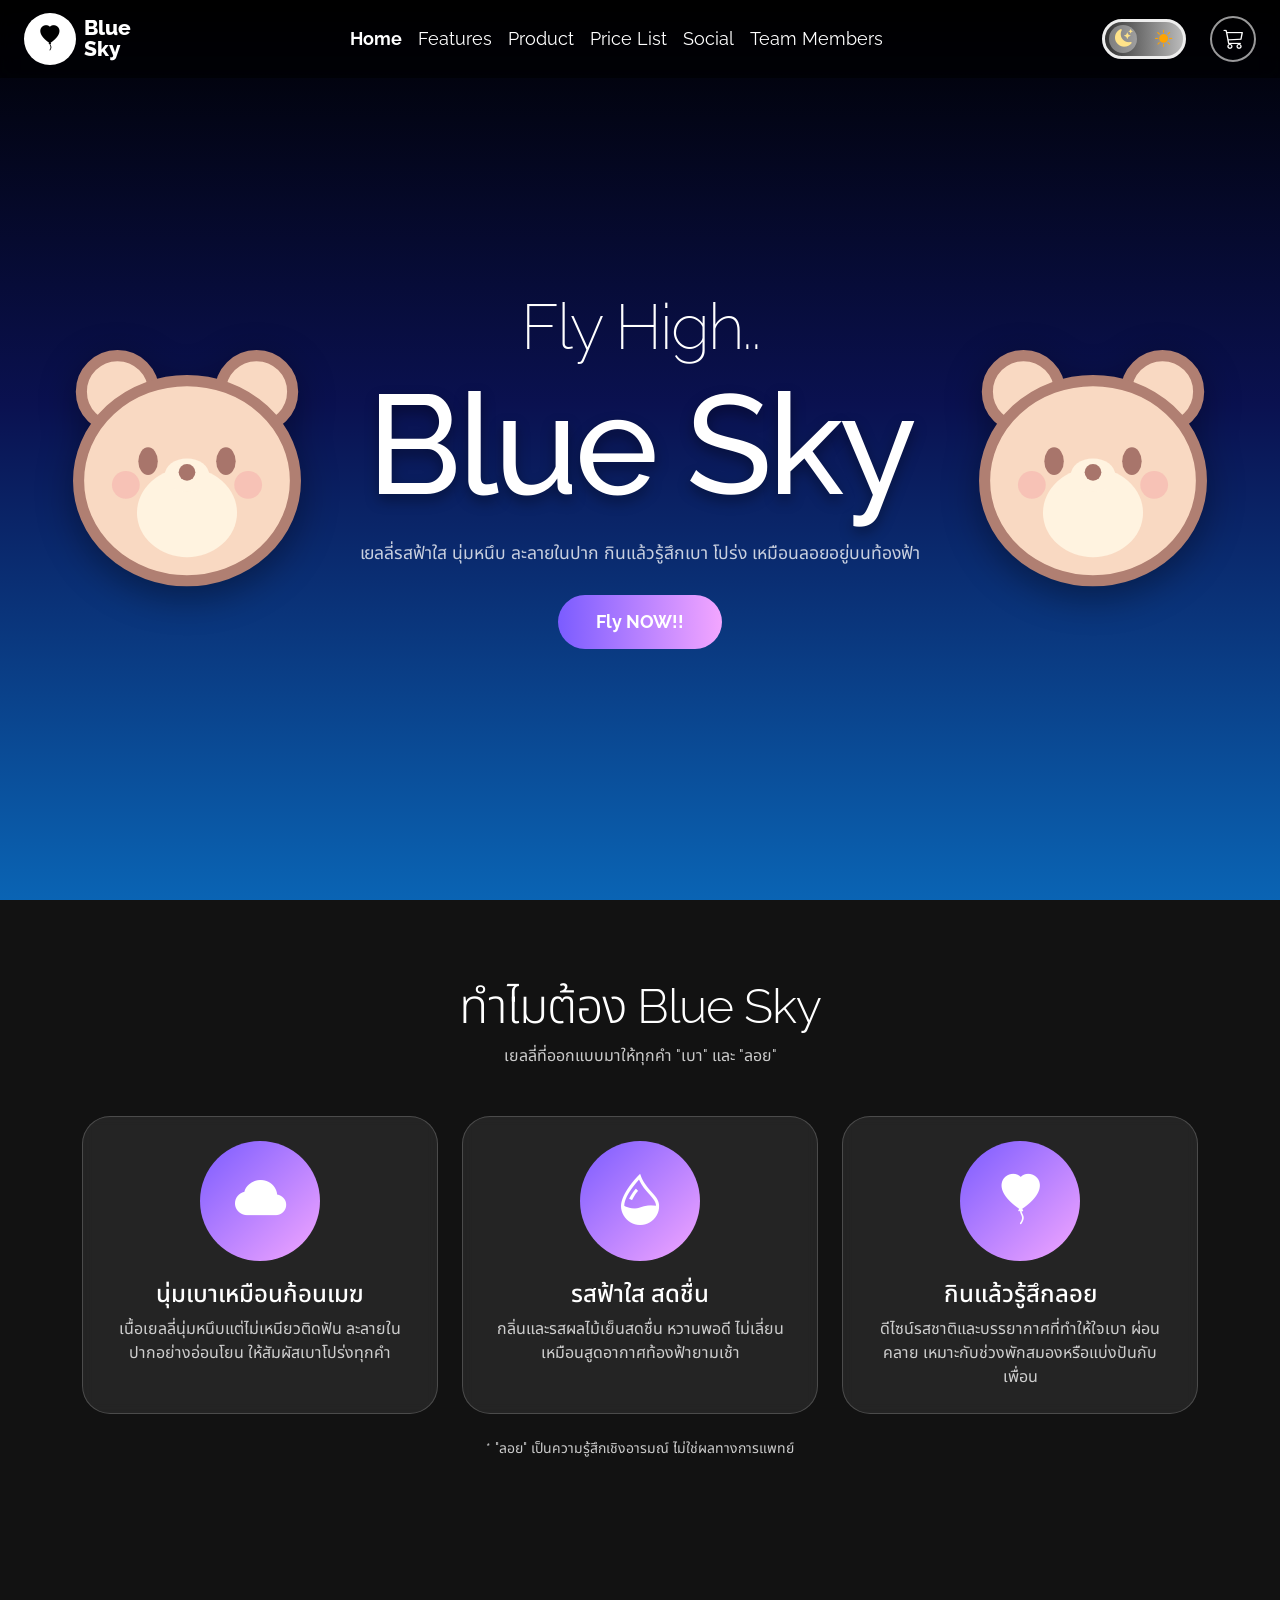
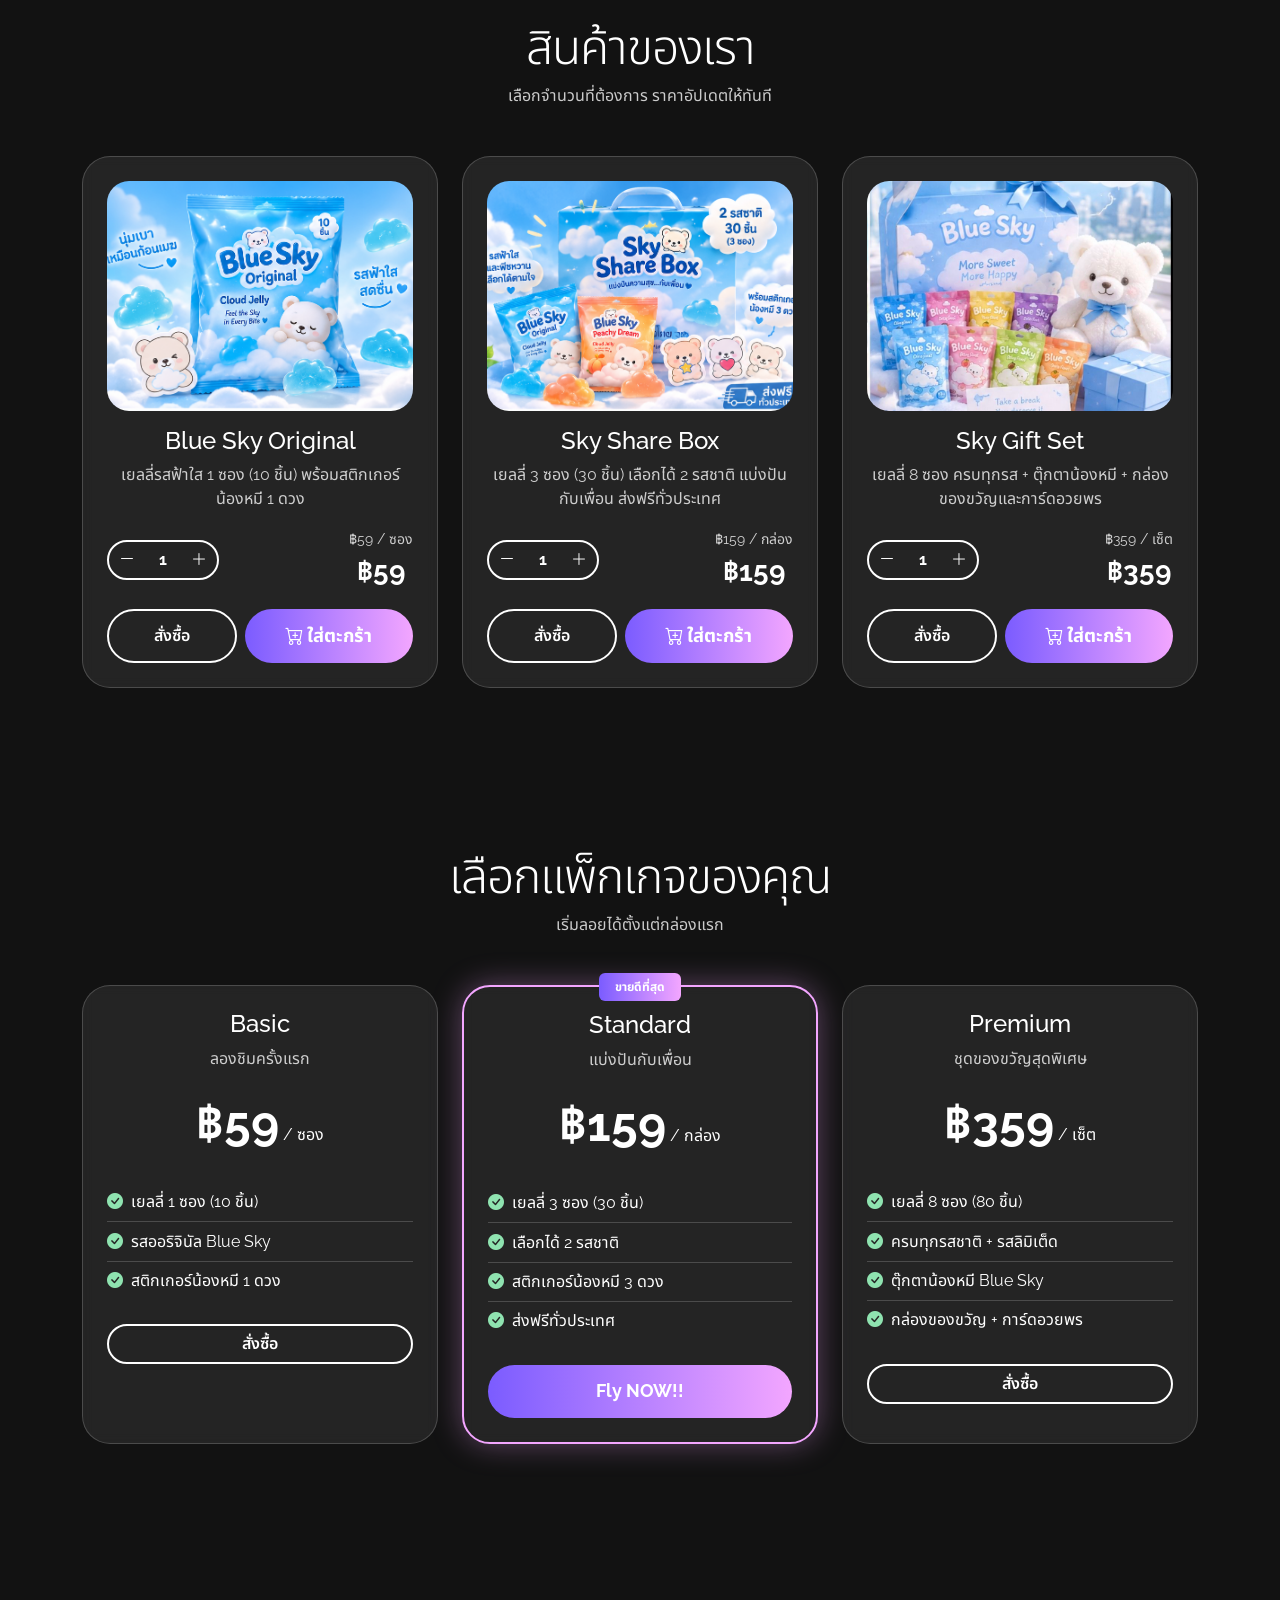
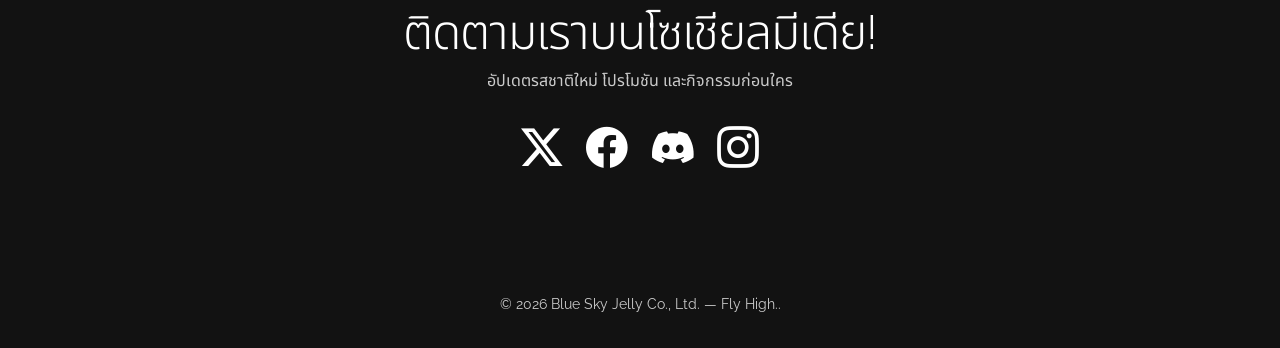
<file: index.html>
<!DOCTYPE html>
<html lang="th" data-theme="dark">

<head>
  <meta charset="UTF-8">
  <meta name="viewport" content="width=device-width, initial-scale=1">
  <title>Blue Sky — เยลลี่ที่กินแล้วลอย</title>
  <link href="https://cdn.jsdelivr.net/npm/bootstrap@5.3.3/dist/css/bootstrap.min.css" rel="stylesheet">
  <link href="https://cdn.jsdelivr.net/npm/bootstrap-icons@1.11.3/font/bootstrap-icons.min.css" rel="stylesheet">
  <link
    href="https://fonts.googleapis.com/css2?family=Raleway:wght@200;400;500;700;800&family=Noto+Sans+Thai:wght@300;400;600;700&display=swap"
    rel="stylesheet">
  <link href="style.css" rel="stylesheet">
</head>

<body data-page="home">
  <div id="site-nav"></div>

  <!-- ================= HEADER / HERO ================= -->
  <header id="home" class="hero">
    <div class="container-fluid px-lg-5">
      <div class="row align-items-center text-center g-4">
        <div class="col-lg-3 d-none d-lg-block"><svg class="mascot float-anim" viewBox="0 0 200 200" role="img"
            aria-label="mascot placeholder (เปลี่ยนเป็นรูปจริงได้)">
            <g stroke="#b07f72" stroke-width="8" stroke-linejoin="round">
              <circle cx="50" cy="48" r="26" fill="#f9d9c2" />
              <circle cx="150" cy="48" r="26" fill="#f9d9c2" />
              <ellipse cx="100" cy="112" rx="78" ry="72" fill="#f9d9c2" />
            </g>
            <ellipse cx="100" cy="135" rx="36" ry="32" fill="#fff3e0" />
            <ellipse cx="72" cy="98" rx="7" ry="10" fill="#a8756b" />
            <ellipse cx="128" cy="98" rx="7" ry="10" fill="#a8756b" />
            <ellipse cx="100" cy="108" rx="16" ry="12" fill="#fff3e0" />
            <circle cx="100" cy="106" r="6" fill="#a8756b" />
            <circle cx="56" cy="115" r="10" fill="#f6b8b0" opacity=".7" />
            <circle cx="144" cy="115" r="10" fill="#f6b8b0" opacity=".7" />
          </svg></div>
        <div class="col-lg-6">
          <p class="hero-sub">Fly High..</p>
          <h1 class="hero-title">Blue Sky</h1>
          <p class="hero-desc text-soft">เยลลี่รสฟ้าใส นุ่มหนึบ ละลายในปาก กินแล้วรู้สึกเบา โปร่ง เหมือนลอยอยู่บนท้องฟ้า
          </p>
          <a href="#pricing" class="btn btn-fly">Fly NOW!!</a>
        </div>
        <div class="col-lg-3 d-none d-lg-block"><svg class="mascot float-anim flip" viewBox="0 0 200 200" role="img"
            aria-label="mascot placeholder (เปลี่ยนเป็นรูปจริงได้)">
            <g stroke="#b07f72" stroke-width="8" stroke-linejoin="round">
              <circle cx="50" cy="48" r="26" fill="#f9d9c2" />
              <circle cx="150" cy="48" r="26" fill="#f9d9c2" />
              <ellipse cx="100" cy="112" rx="78" ry="72" fill="#f9d9c2" />
            </g>
            <ellipse cx="100" cy="135" rx="36" ry="32" fill="#fff3e0" />
            <ellipse cx="72" cy="98" rx="7" ry="10" fill="#a8756b" />
            <ellipse cx="128" cy="98" rx="7" ry="10" fill="#a8756b" />
            <ellipse cx="100" cy="108" rx="16" ry="12" fill="#fff3e0" />
            <circle cx="100" cy="106" r="6" fill="#a8756b" />
            <circle cx="56" cy="115" r="10" fill="#f6b8b0" opacity=".7" />
            <circle cx="144" cy="115" r="10" fill="#f6b8b0" opacity=".7" />
          </svg></div>
        <!-- มือถือ/แท็บเล็ต: แสดงน้องหมีด้านล่างแทน -->
        <div class="col-12 d-lg-none">
          <div class="row justify-content-center g-3">
            <div class="col-5 col-md-3"><svg class="mascot float-anim" viewBox="0 0 200 200" role="img"
                aria-label="mascot placeholder (เปลี่ยนเป็นรูปจริงได้)">
                <g stroke="#b07f72" stroke-width="8" stroke-linejoin="round">
                  <circle cx="50" cy="48" r="26" fill="#f9d9c2" />
                  <circle cx="150" cy="48" r="26" fill="#f9d9c2" />
                  <ellipse cx="100" cy="112" rx="78" ry="72" fill="#f9d9c2" />
                </g>
                <ellipse cx="100" cy="135" rx="36" ry="32" fill="#fff3e0" />
                <ellipse cx="72" cy="98" rx="7" ry="10" fill="#a8756b" />
                <ellipse cx="128" cy="98" rx="7" ry="10" fill="#a8756b" />
                <ellipse cx="100" cy="108" rx="16" ry="12" fill="#fff3e0" />
                <circle cx="100" cy="106" r="6" fill="#a8756b" />
                <circle cx="56" cy="115" r="10" fill="#f6b8b0" opacity=".7" />
                <circle cx="144" cy="115" r="10" fill="#f6b8b0" opacity=".7" />
              </svg></div>
            <div class="col-5 col-md-3"><svg class="mascot float-anim flip" viewBox="0 0 200 200" role="img"
                aria-label="mascot placeholder (เปลี่ยนเป็นรูปจริงได้)">
                <g stroke="#b07f72" stroke-width="8" stroke-linejoin="round">
                  <circle cx="50" cy="48" r="26" fill="#f9d9c2" />
                  <circle cx="150" cy="48" r="26" fill="#f9d9c2" />
                  <ellipse cx="100" cy="112" rx="78" ry="72" fill="#f9d9c2" />
                </g>
                <ellipse cx="100" cy="135" rx="36" ry="32" fill="#fff3e0" />
                <ellipse cx="72" cy="98" rx="7" ry="10" fill="#a8756b" />
                <ellipse cx="128" cy="98" rx="7" ry="10" fill="#a8756b" />
                <ellipse cx="100" cy="108" rx="16" ry="12" fill="#fff3e0" />
                <circle cx="100" cy="106" r="6" fill="#a8756b" />
                <circle cx="56" cy="115" r="10" fill="#f6b8b0" opacity=".7" />
                <circle cx="144" cy="115" r="10" fill="#f6b8b0" opacity=".7" />
              </svg></div>
          </div>
        </div>
      </div>
    </div>
  </header>

  <!-- ================= FEATURES ================= -->
  <section id="features" class="section-pad">
    <div class="container">
      <div class="text-center mb-5">
        <h2 class="section-title">ทำไมต้อง Blue Sky</h2>
        <p class="text-soft">เยลลี่ที่ออกแบบมาให้ทุกคำ "เบา" และ "ลอย"</p>
      </div>
      <div class="row g-4">
        <div class="col-12 col-lg-4">
          <div class="glass-card p-4 text-center">
            <div class="feature-icon"><i class="bi bi-cloud-fill"></i></div>
            <h3 class="h4">นุ่มเบาเหมือนก้อนเมฆ</h3>
            <p class="text-soft mb-0">เนื้อเยลลี่นุ่มหนึบแต่ไม่เหนียวติดฟัน ละลายในปากอย่างอ่อนโยน
              ให้สัมผัสเบาโปร่งทุกคำ</p>
          </div>
        </div>
        <div class="col-12 col-lg-4">
          <div class="glass-card p-4 text-center">
            <div class="feature-icon"><i class="bi bi-droplet-half"></i></div>
            <h3 class="h4">รสฟ้าใส สดชื่น</h3>
            <p class="text-soft mb-0">กลิ่นและรสผลไม้เย็นสดชื่น หวานพอดี ไม่เลี่ยน เหมือนสูดอากาศท้องฟ้ายามเช้า</p>
          </div>
        </div>
        <div class="col-12 col-lg-4">
          <div class="glass-card p-4 text-center">
            <div class="feature-icon"><i class="bi bi-balloon-heart-fill"></i></div>
            <h3 class="h4">กินแล้วรู้สึกลอย</h3>
            <p class="text-soft mb-0">ดีไซน์รสชาติและบรรยากาศที่ทำให้ใจเบา ผ่อนคลาย
              เหมาะกับช่วงพักสมองหรือแบ่งปันกับเพื่อน</p>
          </div>
        </div>
      </div>
      <p class="text-center text-soft small mt-4 mb-0">* "ลอย" เป็นความรู้สึกเชิงอารมณ์ ไม่ใช่ผลทางการแพทย์</p>
    </div>
  </section>

  <!-- ================= PRODUCT ================= -->
  <section id="product" class="section-pad">
    <div class="container">
      <div class="text-center mb-5">
        <h2 class="section-title">สินค้าของเรา</h2>
        <p class="text-soft">เลือกจำนวนที่ต้องการ ราคาอัปเดตให้ทันที</p>
      </div>
      <div class="row g-4 justify-content-center" id="productGrid"></div>
    </div>
  </section>

  <!-- ================= PRICE LIST (Additional section) ================= -->
  <section id="pricing" class="section-pad">
    <div class="container">
      <div class="text-center mb-5">
        <h2 class="section-title">เลือกแพ็กเกจของคุณ</h2>
        <p class="text-soft">เริ่มลอยได้ตั้งแต่กล่องแรก</p>
      </div>
      <div class="row g-4 justify-content-center">
        <div class="col-12 col-md-6 col-lg-4">
          <div class="glass-card p-4 text-center">
            <h3 class="h4">Basic</h3>
            <p class="text-soft">ลองชิมครั้งแรก</p>
            <div class="price">฿59<small> / ซอง</small></div>
            <ul class="list-unstyled price-list text-start my-4">
              <li><i class="bi bi-check-circle-fill"></i>เยลลี่ 1 ซอง (10 ชิ้น)</li>
              <li><i class="bi bi-check-circle-fill"></i>รสออริจินัล Blue Sky</li>
              <li><i class="bi bi-check-circle-fill"></i>สติกเกอร์น้องหมี 1 ดวง</li>
            </ul>
            <a href="order.html?id=basic" class="btn btn-outline-fly w-100">สั่งซื้อ</a>
          </div>
        </div>
        <div class="col-12 col-md-6 col-lg-4">
          <div class="glass-card featured p-4 text-center position-relative">
            <span class="badge badge-pop position-absolute top-0 start-50 translate-middle px-3 py-2">ขายดีที่สุด</span>
            <h3 class="h4">Standard</h3>
            <p class="text-soft">แบ่งปันกับเพื่อน</p>
            <div class="price">฿159<small> / กล่อง</small></div>
            <ul class="list-unstyled price-list text-start my-4">
              <li><i class="bi bi-check-circle-fill"></i>เยลลี่ 3 ซอง (30 ชิ้น)</li>
              <li><i class="bi bi-check-circle-fill"></i>เลือกได้ 2 รสชาติ</li>
              <li><i class="bi bi-check-circle-fill"></i>สติกเกอร์น้องหมี 3 ดวง</li>
              <li><i class="bi bi-check-circle-fill"></i>ส่งฟรีทั่วประเทศ</li>
            </ul>
            <a href="order.html?id=standard" class="btn btn-fly w-100">Fly NOW!!</a>
          </div>
        </div>
        <div class="col-12 col-md-6 col-lg-4">
          <div class="glass-card p-4 text-center">
            <h3 class="h4">Premium</h3>
            <p class="text-soft">ชุดของขวัญสุดพิเศษ</p>
            <div class="price">฿359<small> / เซ็ต</small></div>
            <ul class="list-unstyled price-list text-start my-4">
              <li><i class="bi bi-check-circle-fill"></i>เยลลี่ 8 ซอง (80 ชิ้น)</li>
              <li><i class="bi bi-check-circle-fill"></i>ครบทุกรสชาติ + รสลิมิเต็ด</li>
              <li><i class="bi bi-check-circle-fill"></i>ตุ๊กตาน้องหมี Blue Sky</li>
              <li><i class="bi bi-check-circle-fill"></i>กล่องของขวัญ + การ์ดอวยพร</li>
            </ul>
            <a href="order.html?id=premium" class="btn btn-outline-fly w-100">สั่งซื้อ</a>
          </div>
        </div>
      </div>
    </div>
  </section>

  <!-- ================= SOCIAL LINK ================= -->
  <section id="social" class="section-pad text-center">
    <div class="container">
      <h2 class="section-title">ติดตามเราบนโซเชียลมีเดีย!</h2>
      <p class="text-soft mb-4">อัปเดตรสชาติใหม่ โปรโมชัน และกิจกรรมก่อนใคร</p>
      <a class="social-link" href="https://x.com/" target="_blank" rel="noopener" aria-label="X"><i
          class="bi bi-twitter-x"></i></a>
      <a class="social-link" href="https://www.facebook.com/" target="_blank" rel="noopener" aria-label="Facebook"><i
          class="bi bi-facebook"></i></a>
      <a class="social-link" href="https://discord.com/" target="_blank" rel="noopener" aria-label="Discord"><i
          class="bi bi-discord"></i></a>
      <a class="social-link" href="https://www.instagram.com/" target="_blank" rel="noopener" aria-label="Instagram"><i
          class="bi bi-instagram"></i></a>
    </div>
  </section>

  <footer class="text-center"><small>&copy; 2026 Blue Sky Jelly Co., Ltd. — Fly High..</small></footer>

  <script src="https://cdn.jsdelivr.net/npm/bootstrap@5.3.3/dist/js/bootstrap.bundle.min.js"></script>
  <script src="script.js"></script>
</body>

</html>
</file>
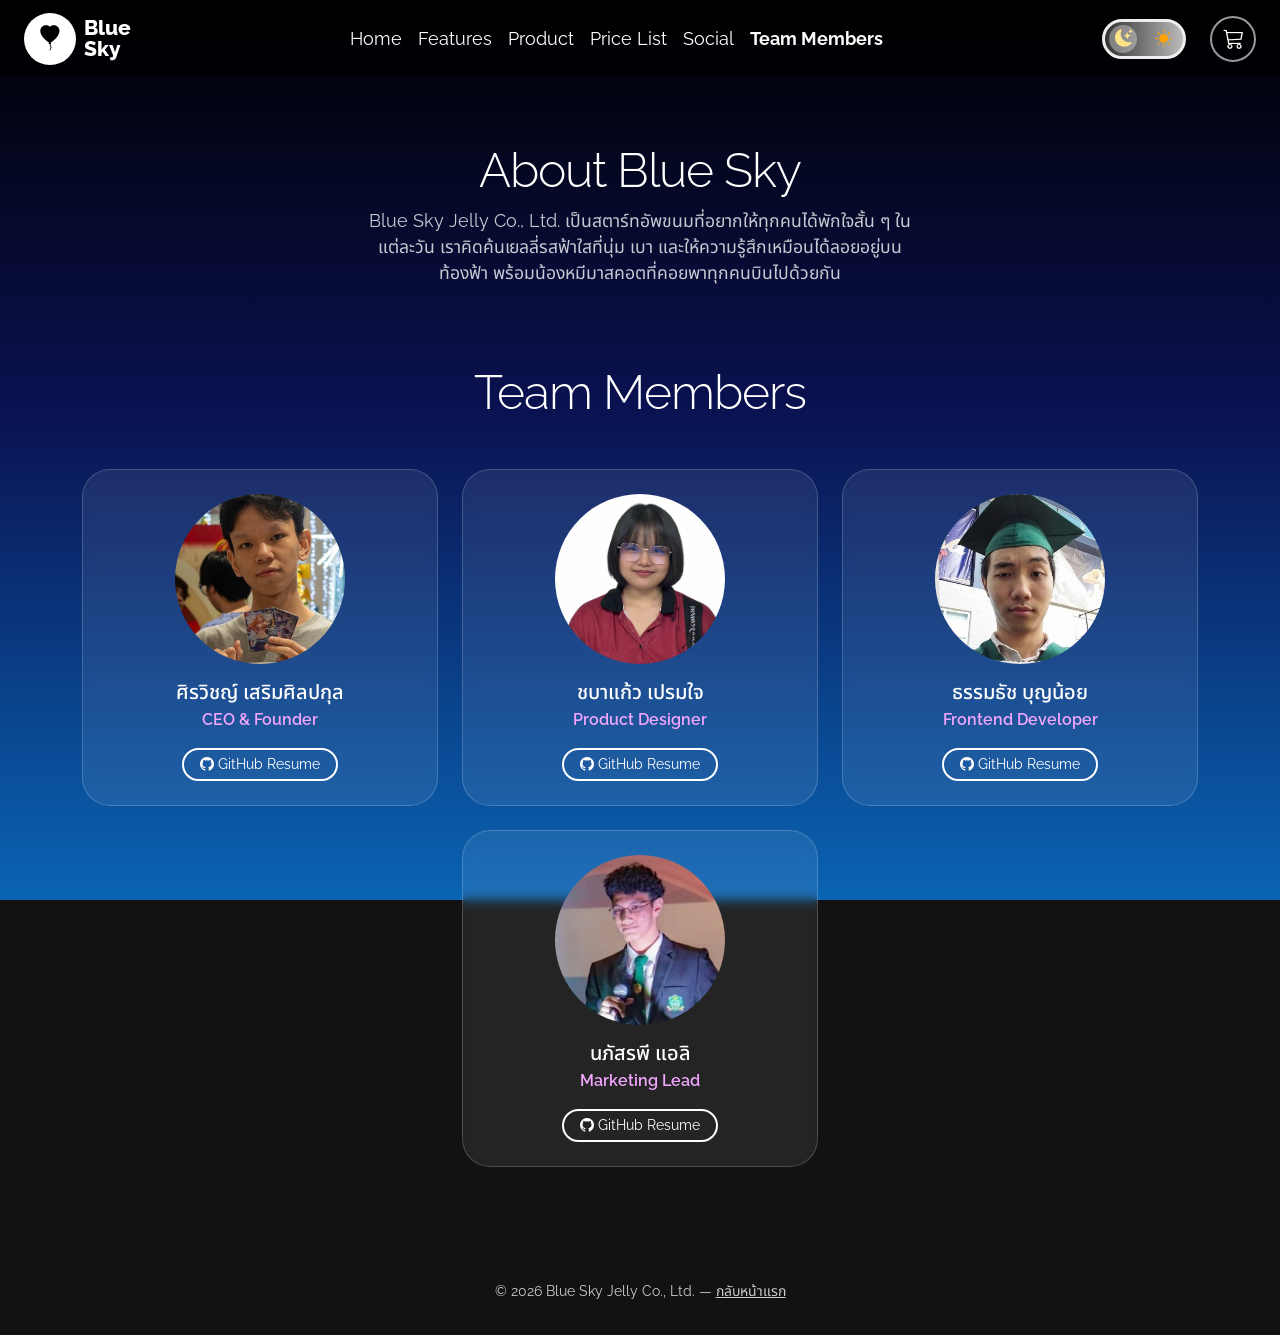
<file: about.html>
<!DOCTYPE html>
<html lang="th" data-theme="dark">
<head>
  <meta charset="UTF-8">
  <meta name="viewport" content="width=device-width, initial-scale=1">
  <title>About — Blue Sky Team</title>
  <link href="https://cdn.jsdelivr.net/npm/bootstrap@5.3.3/dist/css/bootstrap.min.css" rel="stylesheet">
  <link href="https://cdn.jsdelivr.net/npm/bootstrap-icons@1.11.3/font/bootstrap-icons.min.css" rel="stylesheet">
  <link href="https://fonts.googleapis.com/css2?family=Raleway:wght@200;400;500;700;800&family=Noto+Sans+Thai:wght@300;400;600;700&display=swap" rel="stylesheet">
  <link href="style.css" rel="stylesheet">
</head>
<body data-page="about">
<div id="site-nav"></div>

<header class="page-head text-center">
  <div class="container">
    <h1 class="section-title display-4">About Blue Sky</h1>
    <p class="hero-desc text-soft">
      Blue Sky Jelly Co., Ltd. เป็นสตาร์ทอัพขนมที่อยากให้ทุกคนได้พักใจสั้น ๆ ในแต่ละวัน
      เราคิดค้นเยลลี่รสฟ้าใสที่นุ่ม เบา และให้ความรู้สึกเหมือนได้ลอยอยู่บนท้องฟ้า
      พร้อมน้องหมีมาสคอตที่คอยพาทุกคนบินไปด้วยกัน
    </p>
  </div>
</header>

<section class="section-pad pt-3">
  <div class="container">
    <h2 class="section-title text-center mb-5">Team Members</h2>
    <!-- Desktop 3 คอลัมน์ / Tablet 2 / Mobile 1 -->
    <div class="row row-cols-1 row-cols-md-2 row-cols-lg-3 g-4 justify-content-center">
      <div class="col">
        <div class="glass-card p-4 text-center">
          <img src="Ken.jpg" class="member-photo rounded-circle object-fit-cover">
          <h3 class="h5 mb-1">ศิรวิชญ์ เสริมศิลปกุล</h3>
          <p class="member-role mb-3">CEO & Founder</p>
          <a href="https://siravichser.github.io/Resume/" target="_blank" rel="noopener" class="btn btn-github btn-sm px-3"><i class="bi bi-github me-1"></i>GitHub Resume</a>
        </div>
      </div>
      <div class="col">
        <div class="glass-card p-4 text-center">
           <img src="Kaew.png" class="member-photo rounded-circle object-fit-cover">
          <h3 class="h5 mb-1">ชบาแก้ว เปรมใจ</h3>
          <p class="member-role mb-3">Product Designer</p>
          <a href="https://github.com/chabakaewpj" target="_blank" rel="noopener" class="btn btn-github btn-sm px-3"><i class="bi bi-github me-1"></i>GitHub Resume</a>
        </div>
      </div>
      <div class="col">
        <div class="glass-card p-4 text-center">
          <img src="Kim.jpg" class="member-photo rounded-circle object-fit-cover">
          <h3 class="h5 mb-1">ธรรมธัช บุญน้อย</h3>
          <p class="member-role mb-3">Frontend Developer</p>
          <a href="https://randomsleepy.github.io/Individual-Project-IP1-/" target="_blank" rel="noopener" class="btn btn-github btn-sm px-3"><i class="bi bi-github me-1"></i>GitHub Resume</a>
        </div>
      </div>
      <div class="col">
        <div class="glass-card p-4 text-center">
          <!-- TODO: เปลี่ยนเป็น <img src="images/member4.jpg" class="member-photo rounded-circle object-fit-cover" alt="ชื่อ นามสกุล (4)"> -->
          <img src="Arm.jpg" class="member-photo rounded-circle object-fit-cover">
          <h3 class="h5 mb-1">นภัสรพี แอลิ</h3>
          <p class="member-role mb-3">Marketing Lead</p>
          <a href="https://girlgr2.github.io/MyResumeCSS_6840066762/" target="_blank" rel="noopener" class="btn btn-github btn-sm px-3"><i class="bi bi-github me-1"></i>GitHub Resume</a>
        </div>
      </div>
    </div>
  </div>
</section>

<footer class="text-center"><small>&copy; 2026 Blue Sky Jelly Co., Ltd. — <a class="text-reset" href="index.html">กลับหน้าแรก</a></small></footer>

<script src="https://cdn.jsdelivr.net/npm/bootstrap@5.3.3/dist/js/bootstrap.bundle.min.js"></script>
<script src="script.js"></script>
</body>
</html>
</file>
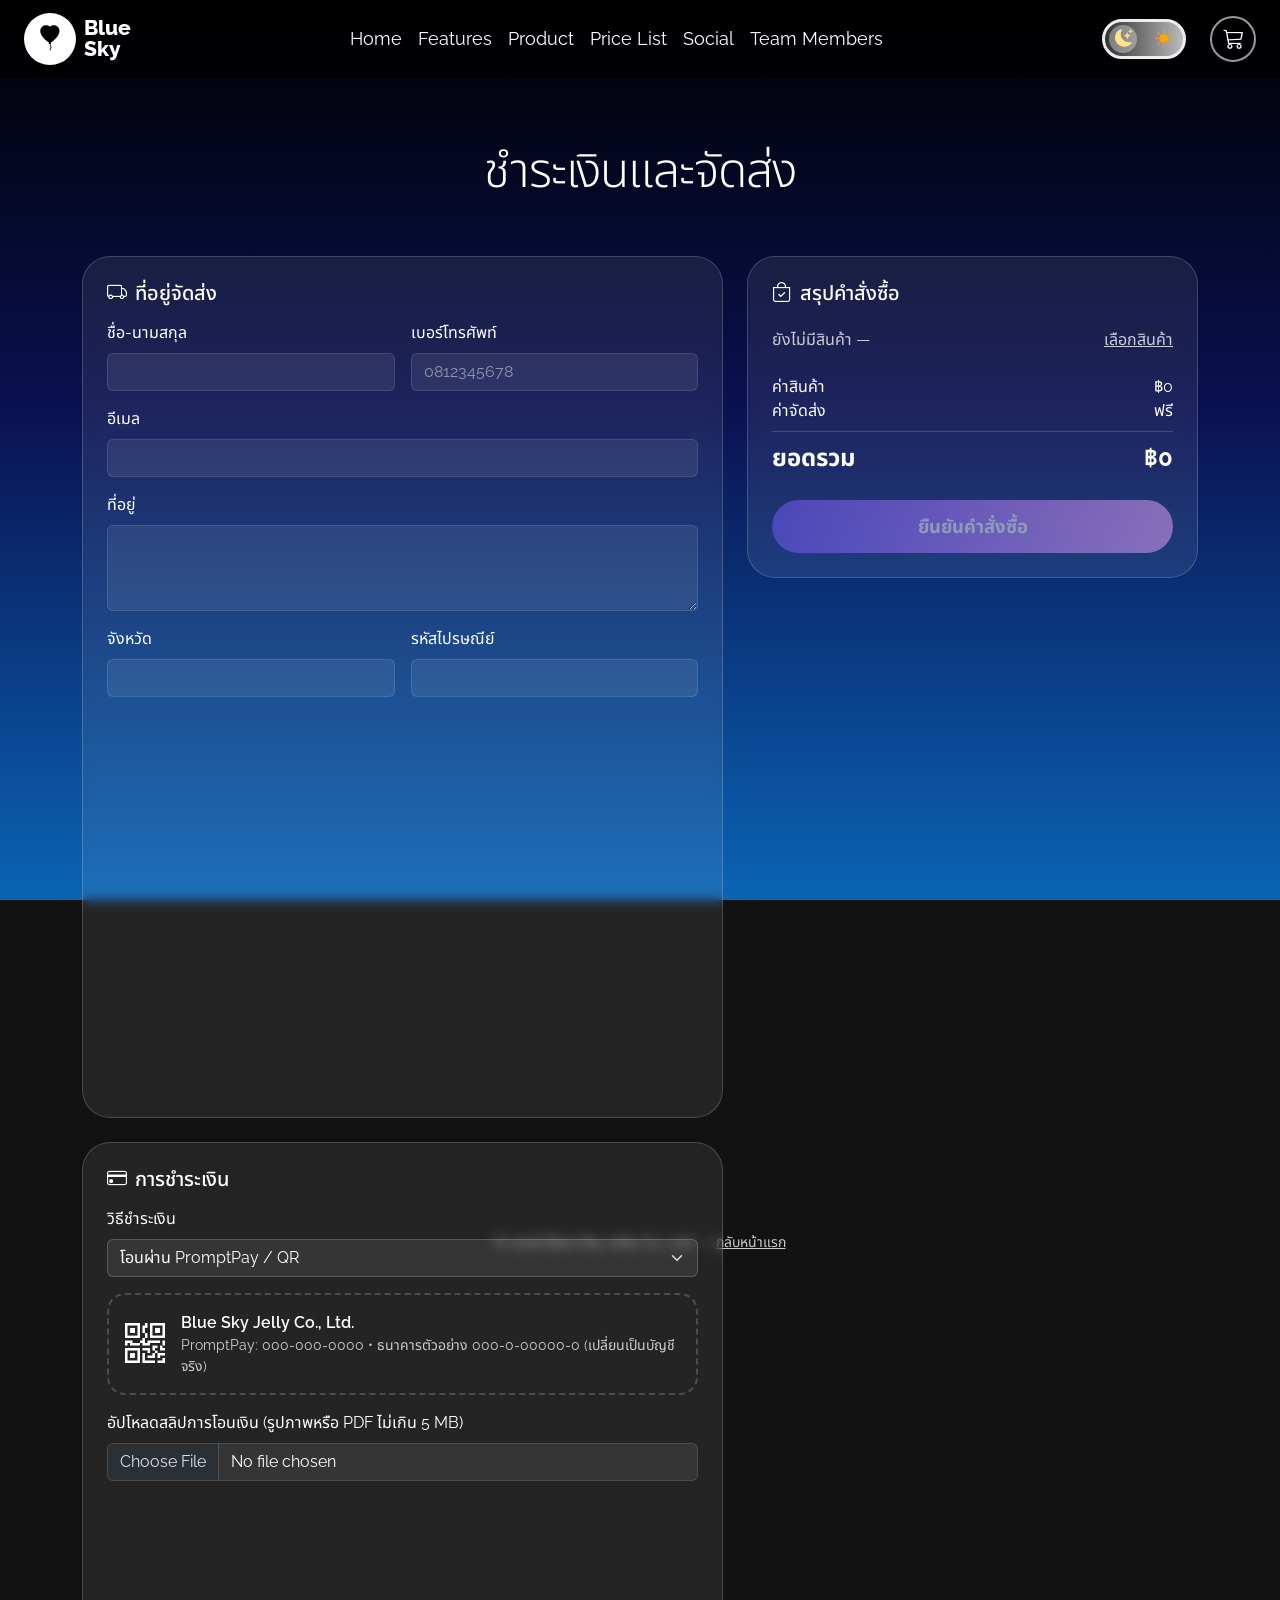
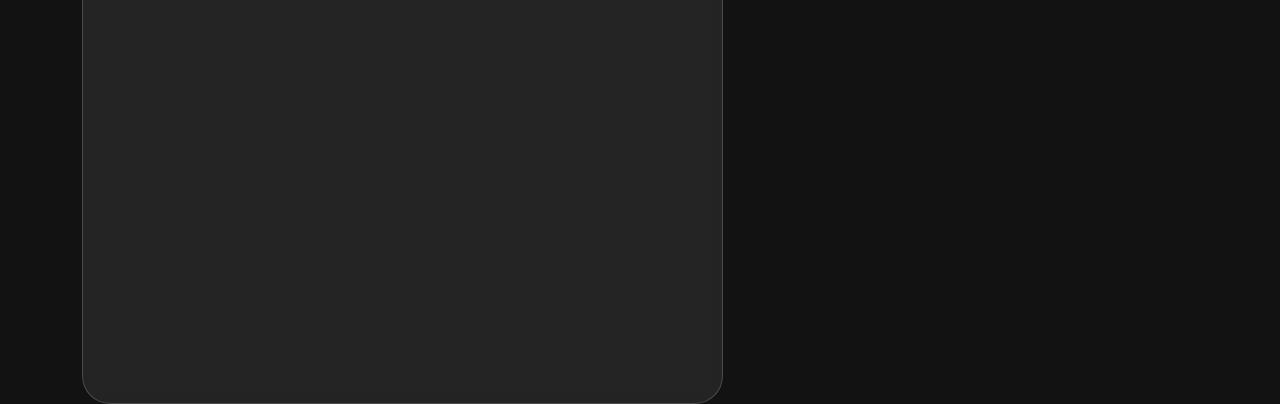
<file: checkout.html>
<!DOCTYPE html>
<html lang="th" data-theme="dark">
<head>
  <meta charset="UTF-8">
  <meta name="viewport" content="width=device-width, initial-scale=1">
  <title>ชำระเงิน — Blue Sky</title>
  <link href="https://cdn.jsdelivr.net/npm/bootstrap@5.3.3/dist/css/bootstrap.min.css" rel="stylesheet">
  <link href="https://cdn.jsdelivr.net/npm/bootstrap-icons@1.11.3/font/bootstrap-icons.min.css" rel="stylesheet">
  <link href="https://fonts.googleapis.com/css2?family=Raleway:wght@200;400;500;700;800&family=Noto+Sans+Thai:wght@300;400;600;700&display=swap" rel="stylesheet">
  <link href="style.css" rel="stylesheet">
</head>
<body data-page="checkout">
<div id="site-nav"></div>

<header class="page-head text-center"><div class="container"><h1 class="section-title display-5">ชำระเงินและจัดส่ง</h1></div></header>
<section class="section-pad pt-3"><div class="container" id="checkoutWrap">
<form id="checkoutForm" class="row g-4" novalidate>
  <div class="col-lg-7">
    <div class="glass-card p-4 mb-4">
      <h2 class="h5 mb-3"><i class="bi bi-truck me-2"></i>ที่อยู่จัดส่ง</h2>
      <div class="row g-3">
        <div class="col-md-6"><label class="form-label" for="fullname">ชื่อ-นามสกุล</label><input class="form-control" id="fullname" name="fullname" required autocomplete="name"><div class="invalid-feedback">กรุณากรอกชื่อ-นามสกุลให้ถูกต้อง</div></div><div class="col-md-6"><label class="form-label" for="phone">เบอร์โทรศัพท์</label><input class="form-control" id="phone" name="phone" required type="tel" pattern="0[0-9]{8,9}" inputmode="numeric" autocomplete="tel" placeholder="0812345678"><div class="invalid-feedback">กรุณากรอกเบอร์โทรศัพท์ให้ถูกต้อง</div></div><div class="col-12"><label class="form-label" for="email">อีเมล</label><input class="form-control" id="email" name="email" required type="email" autocomplete="email"><div class="invalid-feedback">กรุณากรอกอีเมลให้ถูกต้อง</div></div>
        <div class="col-12"><label class="form-label" for="address">ที่อยู่</label><textarea class="form-control" id="address" rows="3" required autocomplete="street-address"></textarea><div class="invalid-feedback">กรุณากรอกที่อยู่</div></div>
        <div class="col-md-6"><label class="form-label" for="province">จังหวัด</label><input class="form-control" id="province" name="province" required autocomplete="address-level1"><div class="invalid-feedback">กรุณากรอกจังหวัดให้ถูกต้อง</div></div><div class="col-md-6"><label class="form-label" for="zip">รหัสไปรษณีย์</label><input class="form-control" id="zip" name="zip" required pattern="[0-9]{5}" inputmode="numeric" autocomplete="postal-code"><div class="invalid-feedback">กรุณากรอกรหัสไปรษณีย์ให้ถูกต้อง</div></div>
      </div>
    </div>
    <div class="glass-card p-4">
      <h2 class="h5 mb-3"><i class="bi bi-credit-card me-2"></i>การชำระเงิน</h2>
      <label class="form-label" for="payMethod">วิธีชำระเงิน</label>
      <select class="form-select mb-3" id="payMethod">
        <option value="promptpay">โอนผ่าน PromptPay / QR</option>
        <option value="bank">โอนผ่านบัญชีธนาคาร</option>
        <option value="card">บัตรเครดิต/เดบิต</option>
      </select>
      <div id="transferInfo" class="transfer-box mb-3">
        <i class="bi bi-qr-code fs-1"></i>
        <div><div class="fw-semibold">Blue Sky Jelly Co., Ltd.</div><div class="text-soft small">PromptPay: 000-000-0000 • ธนาคารตัวอย่าง 000-0-00000-0 (เปลี่ยนเป็นบัญชีจริง)</div></div>
      </div>
      <div id="slipWrap" class="mb-2">
        <label class="form-label" for="slip">อัปโหลดสลิปการโอนเงิน (รูปภาพหรือ PDF ไม่เกิน 5 MB)</label>
        <input class="form-control" type="file" id="slip" accept="image/*,application/pdf" required>
        <div class="invalid-feedback" id="slipError">กรุณาอัปโหลดสลิปการโอนเงิน</div>
        <div id="slipPreview" class="mt-2"></div>
      </div>
      <div id="cardFields" class="row g-3 d-none">
        <div class="col-12"><label class="form-label" for="cardName">ชื่อบนบัตร</label><input class="form-control" id="cardName" name="cardName" required autocomplete="cc-name"><div class="invalid-feedback">กรุณากรอกชื่อบนบัตรให้ถูกต้อง</div></div><div class="col-12"><label class="form-label" for="cardNo">หมายเลขบัตร</label><input class="form-control" id="cardNo" name="cardNo" required inputmode="numeric" pattern="[0-9 ]{15,19}" autocomplete="cc-number"><div class="invalid-feedback">กรุณากรอกหมายเลขบัตรให้ถูกต้อง</div></div><div class="col-md-6"><label class="form-label" for="cardExp">วันหมดอายุ (MM/YY)</label><input class="form-control" id="cardExp" name="cardExp" required pattern="(0[1-9]|1[0-2])/[0-9]{2}" placeholder="MM/YY" autocomplete="cc-exp"><div class="invalid-feedback">กรุณากรอกวันหมดอายุ (MM/YY)ให้ถูกต้อง</div></div><div class="col-md-6"><label class="form-label" for="cardCvv">CVV</label><input class="form-control" id="cardCvv" name="cardCvv" required inputmode="numeric" pattern="[0-9]{3,4}" autocomplete="cc-csc"><div class="invalid-feedback">กรุณากรอกCVVให้ถูกต้อง</div></div>
        <p class="small text-soft mb-0">เดโมเท่านั้น: ข้อมูลบัตรไม่ถูกบันทึกหรือส่งไปที่ใด</p>
      </div>
    </div>
  </div>
  <div class="col-lg-5">
    <div class="glass-card p-4 sticky-lg-top summary-box">
      <h2 class="h5 mb-3"><i class="bi bi-bag-check me-2"></i>สรุปคำสั่งซื้อ</h2>
      <ul class="list-unstyled price-list" id="sumList"></ul>
      <div class="d-flex justify-content-between"><span>ค่าสินค้า</span><span id="sumSub">฿0</span></div>
      <div class="d-flex justify-content-between"><span>ค่าจัดส่ง</span><span id="sumShip">ฟรี</span></div>
      <div class="d-flex justify-content-between fw-bold fs-4 border-top mt-2 pt-2"><span>ยอดรวม</span><span id="sumTotal">฿0</span></div>
      <button type="submit" class="btn btn-fly w-100 mt-4" id="placeOrder">ยืนยันคำสั่งซื้อ</button>
    </div>
  </div>
</form>
</div></section>

<footer class="text-center"><small>&copy; 2026 Blue Sky Jelly Co., Ltd. — <a class="text-reset" href="index.html">กลับหน้าแรก</a></small></footer>
<script src="https://cdn.jsdelivr.net/npm/bootstrap@5.3.3/dist/js/bootstrap.bundle.min.js"></script>
<script src="script.js"></script>
</body>
</html>
</file>
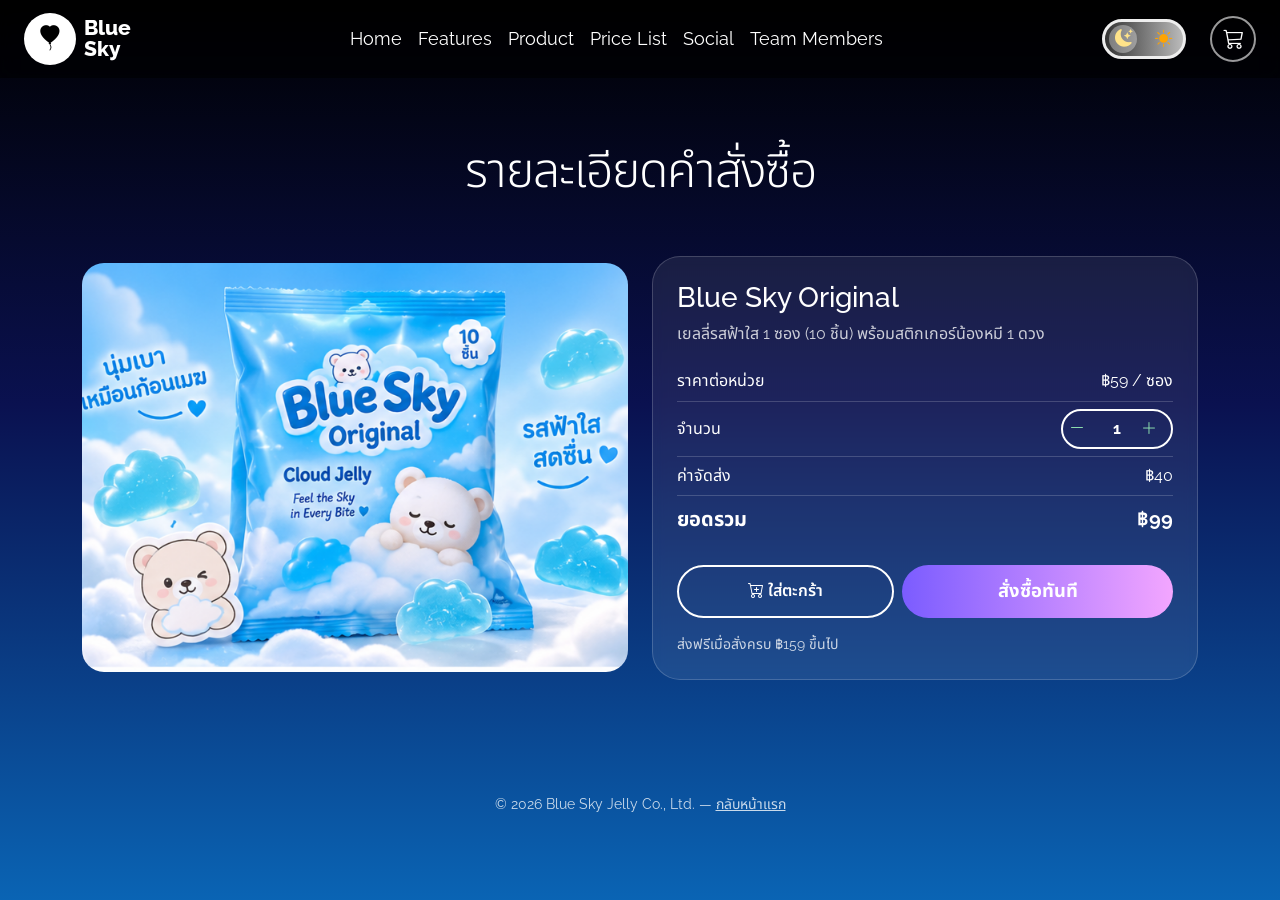
<file: order.html>
<!DOCTYPE html>
<html lang="th" data-theme="dark">
<head>
  <meta charset="UTF-8">
  <meta name="viewport" content="width=device-width, initial-scale=1">
  <title>รายละเอียดคำสั่งซื้อ — Blue Sky</title>
  <link href="https://cdn.jsdelivr.net/npm/bootstrap@5.3.3/dist/css/bootstrap.min.css" rel="stylesheet">
  <link href="https://cdn.jsdelivr.net/npm/bootstrap-icons@1.11.3/font/bootstrap-icons.min.css" rel="stylesheet">
  <link href="https://fonts.googleapis.com/css2?family=Raleway:wght@200;400;500;700;800&family=Noto+Sans+Thai:wght@300;400;600;700&display=swap" rel="stylesheet">
  <link href="style.css" rel="stylesheet">
</head>
<body data-page="order">
<div id="site-nav"></div>

<header class="page-head text-center"><div class="container"><h1 class="section-title display-5">รายละเอียดคำสั่งซื้อ</h1></div></header>
<section class="section-pad pt-3"><div class="container"><div class="row g-4 align-items-center" id="orderView"></div></div></section>

<footer class="text-center"><small>&copy; 2026 Blue Sky Jelly Co., Ltd. — <a class="text-reset" href="index.html">กลับหน้าแรก</a></small></footer>
<script src="https://cdn.jsdelivr.net/npm/bootstrap@5.3.3/dist/js/bootstrap.bundle.min.js"></script>
<script src="script.js"></script>
</body>
</html>
</file>
<file: style.css>
/* ===== Blue Sky — theme tokens ===== */
:root,
[data-theme="dark"] {
  --bg-top: #000000;
  --bg-mid: #0a1150;
  --bg-bottom: #0a64b4;
  --text: #ffffff;
  --text-soft: rgba(255, 255, 255, .78);
  --card-bg: rgba(255, 255, 255, .08);
  --card-border: rgba(255, 255, 255, .18);
  --accent-from: #7b5cff;
  --accent-to: #f3a6ff;
}

[data-theme="light"] {
  --bg-top: #cee1f1;
  --bg-mid: #88bae6;
  --bg-bottom: #0a64b4;
  --text: #0b1b4a;
  --text-soft: rgba(11,27,74,.8);
  --card-bg: rgba(255, 255, 255, 0.55);
  --card-border: rgba(255, 255, 255, .9);
}

body {
  font-family: 'Raleway', 'Noto Sans Thai', sans-serif;
  color: var(--text);
  background: linear-gradient(180deg, var(--bg-top) 0%, var(--bg-mid) 45%, var(--bg-bottom) 100%) fixed;
  min-height: 100vh;
  transition: color .3s;
}

html {
  scroll-behavior: smooth;
}

section {
  scroll-margin-top: 80px;
}

.text-soft {
  color: var(--text-soft);
}

/* ===== Navbar ===== */
.navbar-bs {
  background: rgba(0, 0, 0, .55);
  backdrop-filter: blur(8px);
}

[data-theme="light"] .navbar-bs {
  background: rgba(206, 225, 241, .55);
}

.navbar-bs .nav-link {
  color: #fff;
  font-size: 1.1rem;
  padding: .5rem 1.4rem;
}

[data-theme="light"] .navbar-bs .nav-link {
  color: #0b1b4a;
}

.navbar-bs .nav-link:hover,
.navbar-bs .nav-link.active {
  font-weight: 700;
}

.brand-logo {
  width: 52px;
  height: 52px;
  border-radius: 50%;
  background: #fff;
  color: #000;
  display: grid;
  place-items: center;
  font-size: 1.6rem;
}

.brand-text {
  font-weight: 800;
  line-height: 1;
  font-size: 1.3rem;
  color: #fff;
}

[data-theme="light"] .navbar-bs .brand-text {
  color: #0b1b4a;
}

.navbar-toggler {
  border-color: rgba(255, 255, 255, .5);
}

.navbar-toggler-icon {
  filter: invert(1);
}

[data-theme="dark"] .navbar-toggler-icon {
  filter: brightness(0) invert(1);
}

[data-theme="light"] .navbar-bs .navbar-toggler {
  border-color: rgba(11, 27, 74, .5);
}

[data-theme="light"] .navbar-bs .navbar-toggler-icon {
  filter: none;
}

[data-theme="light"] .navbar-bs .cart-btn {
  border-color: rgba(11, 27, 74, .6);
  color: #0b1b4a;
}

/* Day / Night toggle */
.theme-toggle {
  position: relative;
  width: 84px;
  height: 40px;
  border-radius: 40px;
  cursor: pointer;
  border: 3px solid #eee;
  background: linear-gradient(90deg, #333, #bbb);
  display: flex;
  align-items: center;
  justify-content: space-between;
  padding: 0 10px;
  font-size: 1.1rem;
}

.theme-toggle .moon {
  color: #ffd54a;
}

.theme-toggle .sun {
  color: #ffa400;
}

.theme-toggle::after {
  content: "";
  position: absolute;
  top: 3px;
  left: 4px;
  width: 28px;
  height: 28px;
  border-radius: 50%;
  background: rgba(255, 255, 255, .35);
  transition: transform .3s;
}

[data-theme="light"] .theme-toggle::after {
  transform: translateX(42px);
}

/* ===== Hero ===== */
.hero {
  min-height: calc(100vh - 80px);
  display: flex;
  align-items: center;
  padding: 3rem 0 6rem;
}

.hero-sub {
  font-size: clamp(2rem, 5vw, 4.2rem);
  font-weight: 200;
  letter-spacing: -2px;
  margin: 0;
}

.hero-title {
  font-size: clamp(3.4rem, 11vw, 9rem);
  font-weight: 500;
  letter-spacing: -4px;
  line-height: 1;
  text-shadow: 0 6px 14px rgba(0, 0, 0, .35);
  margin-bottom: 1.5rem;
}

.hero-desc {
  max-width: 560px;
  margin: 0 auto 1.8rem;
  font-size: 1.1rem;
}

.btn-fly {
  background: linear-gradient(90deg, var(--accent-from), var(--accent-to));
  color: #fff;
  font-weight: 700;
  border: 0;
  border-radius: 50px;
  padding: .8rem 2.4rem;
  font-size: 1.15rem;
}

.btn-fly:hover {
  color: #000;
  filter: brightness(1.1);
  transform: translateY(-2px);
}

.mascot {
  width: 100%;
  max-width: 360px;
  filter: drop-shadow(0 10px 18px rgba(0, 0, 0, .35));
}

.mascot.flip {
  transform: scaleX(-1);
}

@keyframes bob {

  0%,
  100% {
    transform: translateY(0);
  }

  50% {
    transform: translateY(-14px);
  }
}

.float-anim {
  animation: bob 4s ease-in-out infinite;
}

.float-anim.flip {
  animation-name: bob-flip;
}

@keyframes bob-flip {

  0%,
  100% {
    transform: scaleX(-1) translateY(0);
  }

  50% {
    transform: scaleX(-1) translateY(-14px);
  }
}

@media (prefers-reduced-motion: reduce) {
  .float-anim {
    animation: none;
  }

  html {
    scroll-behavior: auto;
  }
}

/* ===== Section common ===== */
.section-pad {
  padding: 5rem 0;
}

.section-title {
  font-weight: 300;
  font-size: clamp(2rem, 4vw, 3rem);
  letter-spacing: -1px;
}

/* ===== Cards (features / pricing / members) ===== */
.glass-card {
  background: var(--card-bg);
  border: 1px solid var(--card-border);
  border-radius: 28px;
  backdrop-filter: blur(6px);
  height: 100%;
}

.feature-icon {
  width: 120px;
  height: 120px;
  margin: 0 auto 1.2rem;
  border-radius: 50%;
  display: grid;
  place-items: center;
  font-size: 3.2rem;
  color: #fff;
  background: linear-gradient(135deg, var(--accent-from), var(--accent-to));
}

.placeholder-img {
  background: repeating-linear-gradient(45deg, rgba(255, 255, 255, .14), rgba(255, 255, 255, .14) 10px, rgba(255, 255, 255, .04) 10px, rgba(255, 255, 255, .04) 20px);
  border: 2px dashed var(--card-border);
  color: var(--text-soft);
  display: grid;
  place-items: center;
  text-align: center;
  font-size: .9rem;
}

/* ===== Pricing ===== */
.price {
  font-size: 3rem;
  font-weight: 700;
}

.price small {
  font-size: 1rem;
  font-weight: 400;
}

.price-list li {
  padding: .45rem 0;
  border-bottom: 1px solid var(--card-border);
}

.price-list li:last-child {
  border-bottom: 0;
}

.price-list i {
  color: #8fe3b0;
  margin-right: .5rem;
}

.featured {
  border: 2px solid var(--accent-to);
  box-shadow: 0 0 30px rgba(243, 166, 255, .35);
}

.badge-pop {
  background: linear-gradient(90deg, var(--accent-from), var(--accent-to));
}

.btn-outline-fly {
  border: 2px solid var(--text);
  color: var(--text);
  border-radius: 50px;
  font-weight: 600;
}

.btn-outline-fly:hover {
  background: var(--text);
  color: var(--bg-mid);
}

/* ===== Social ===== */
.social-link {
  font-size: 2.6rem;
  color: var(--text);
  margin: 0 .6rem;
  transition: transform .2s;
  display: inline-block;
}

.social-link:hover {
  transform: scale(1.2);
  color: var(--accent-to);
}

footer {
  padding: 2rem 0;
  color: var(--text-soft);
}

/* ===== About / Members ===== */
.page-head {
  padding: 4rem 0 2rem;
}

.member-photo {
  width: 170px;
  height: 170px;
  border-radius: 50%;
  margin: 0 auto 1rem;
  font-size: 3.5rem;
}

.member-role {
  color: var(--accent-to);
  font-weight: 600;
}

[data-theme="light"] .member-role {
  color: #5a3bd6;
}

.btn-github {
  border-radius: 50px;
  border: 2px solid var(--text);
  color: var(--text);
}

.btn-github:hover {
  background: var(--text);
  color: var(--bg-mid);
}

/* ===== Cart button / badge ===== */
.cart-btn {
  position: relative;
  background: none;
  border: 2px solid rgba(255, 255, 255, .6);
  color: #fff;
  width: 46px;
  height: 46px;
  border-radius: 50%;
  font-size: 1.3rem;
  display: grid;
  place-items: center;
}

.cart-btn:hover {
  background: rgba(255, 255, 255, .15);
}

.cart-badge {
  position: absolute;
  top: -6px;
  right: -6px;
  min-width: 22px;
  height: 22px;
  padding: 0 5px;
  border-radius: 11px;
  font-size: .75rem;
  font-weight: 700;
  display: grid;
  place-items: center;
  background: linear-gradient(90deg, var(--accent-from), var(--accent-to));
  color: #fff;
}

.cart-canvas {
  background: var(--bg-mid);
  color: var(--text);
}

[data-theme="light"] .cart-canvas {
  background: #eaf6ff;
}

[data-theme="dark"] .cart-canvas .btn-close {
  filter: invert(1);
}

.cart-row {
  display: flex;
  gap: .9rem;
  padding: .9rem 0;
  border-bottom: 1px solid var(--card-border);
}

/* ===== Product images / quantity ===== */
.product-img {
  width: 100%;
  aspect-ratio: 4 / 3;
  border-radius: 22px;
  display: grid;
  place-items: center;
  font-size: 4.5rem;
  color: #fff;
}

.product-img.thumb {
  width: 64px;
  height: 64px;
  aspect-ratio: 1;
  border-radius: 16px;
  font-size: 1.8rem;
  flex-shrink: 0;
}

.product-img-lg {
  font-size: 8rem;
}

.qty-stepper {
  display: inline-flex;
  align-items: center;
  border: 2px solid var(--text);
  border-radius: 50px;
  overflow: hidden;
}

.btn-qty {
  background: none;
  border: 0;
  color: var(--text);
  width: 36px;
  height: 36px;
  display: grid;
  place-items: center;
}

.btn-qty:hover {
  background: var(--text);
  color: var(--bg-mid);
}

.qty-val {
  min-width: 36px;
  text-align: center;
  font-weight: 700;
}

.btn-fly,
.btn-outline-fly,
.btn-qty,
.cart-btn {
  transition: transform .2s, filter .2s, background .2s;
}

.btn-fly.disabled,
.btn-fly:disabled {
  opacity: .5;
  pointer-events: none;
}

/* ===== Checkout ===== */
.form-control,
.form-select {
  background-color: var(--card-bg);
  color: var(--text);
  border-color: var(--card-border);
}

.form-control:focus,
.form-select:focus {
  background-color: var(--card-bg);
  color: var(--text);
  border-color: var(--accent-to);
  box-shadow: 0 0 0 .25rem rgba(243, 166, 255, .25);
}

.form-control::placeholder {
  color: var(--text-soft);
  opacity: .6;
}

.transfer-box {
  display: flex;
  gap: 1rem;
  align-items: center;
  padding: 1rem;
  border: 2px dashed var(--card-border);
  border-radius: 18px;
}

.slip-thumb {
  max-width: 160px;
  border-radius: 14px;
  border: 1px solid var(--card-border);
}

.summary-box {
  top: 90px;
  height: auto;
}

.summary-box .price-list li {
  display: flex;
  justify-content: space-between;
}

:focus-visible {
  outline: 3px solid var(--accent-to);
  outline-offset: 2px;
}
</file>
